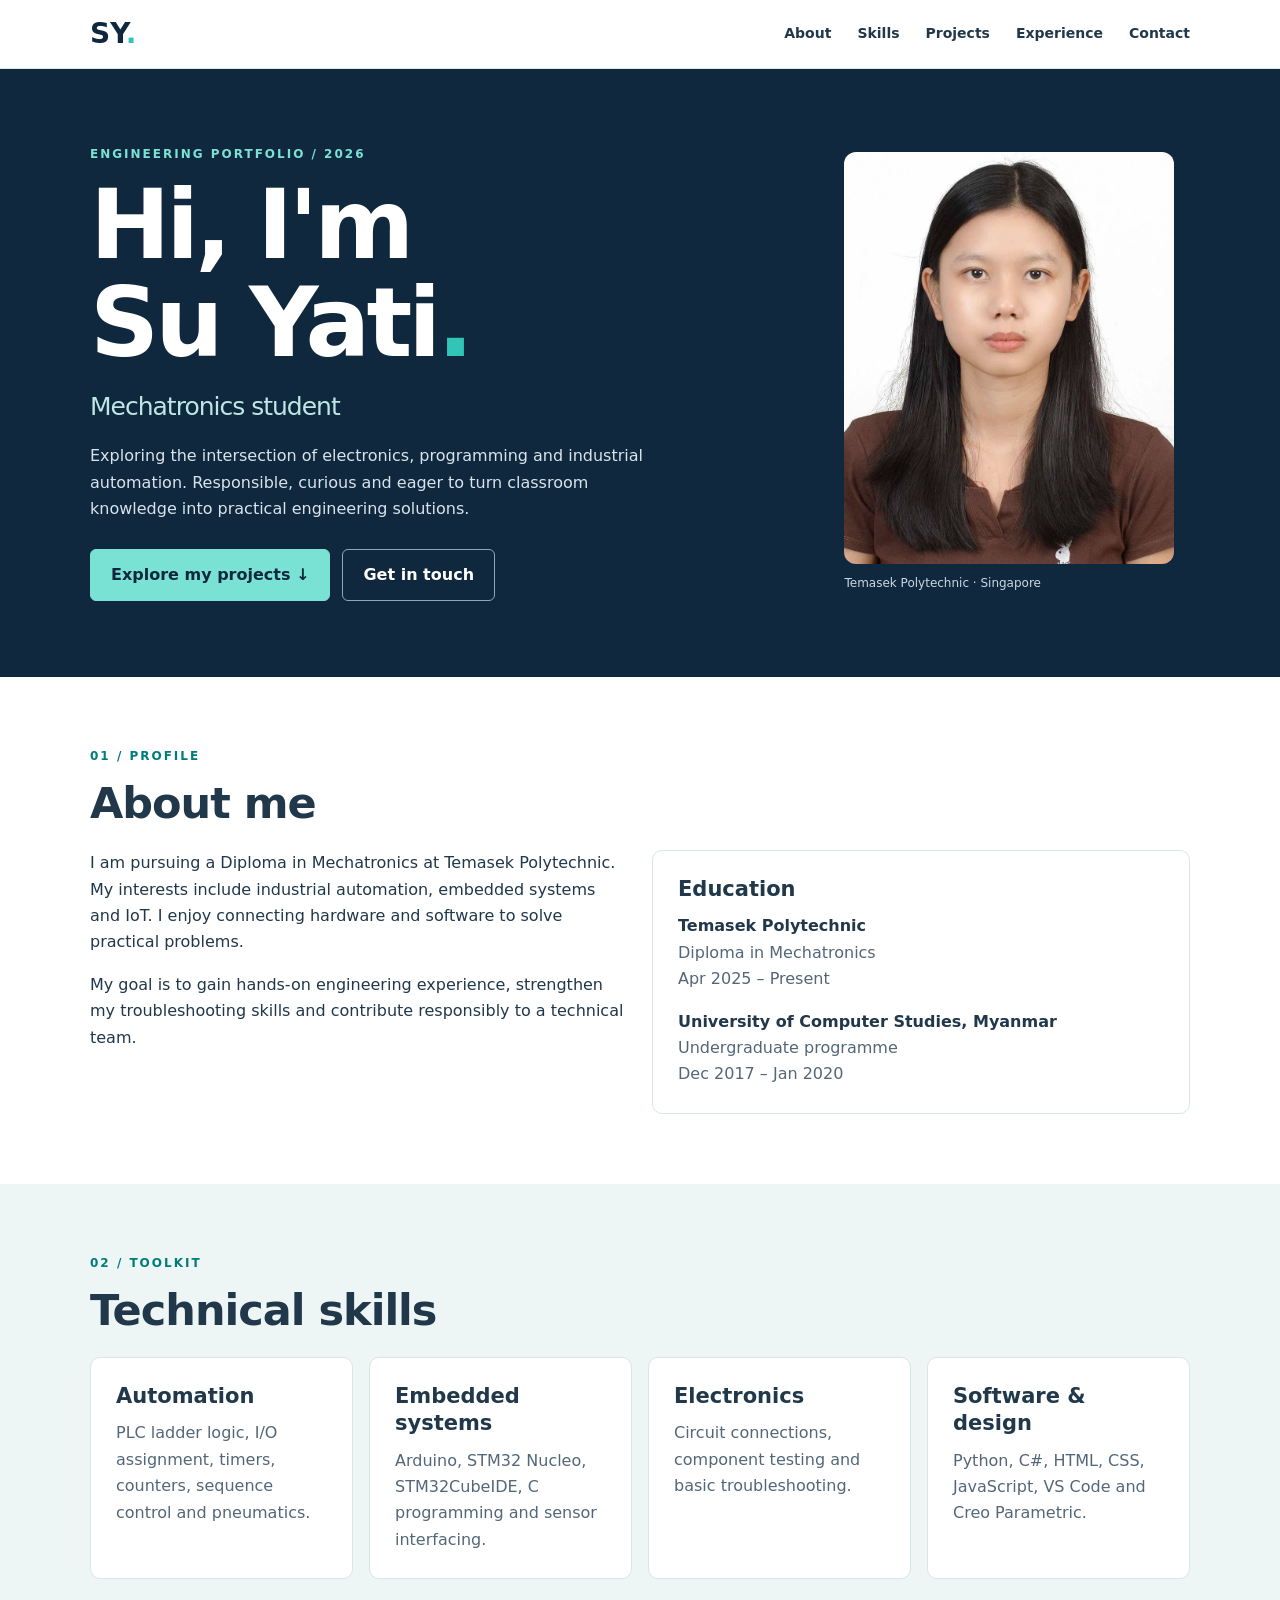
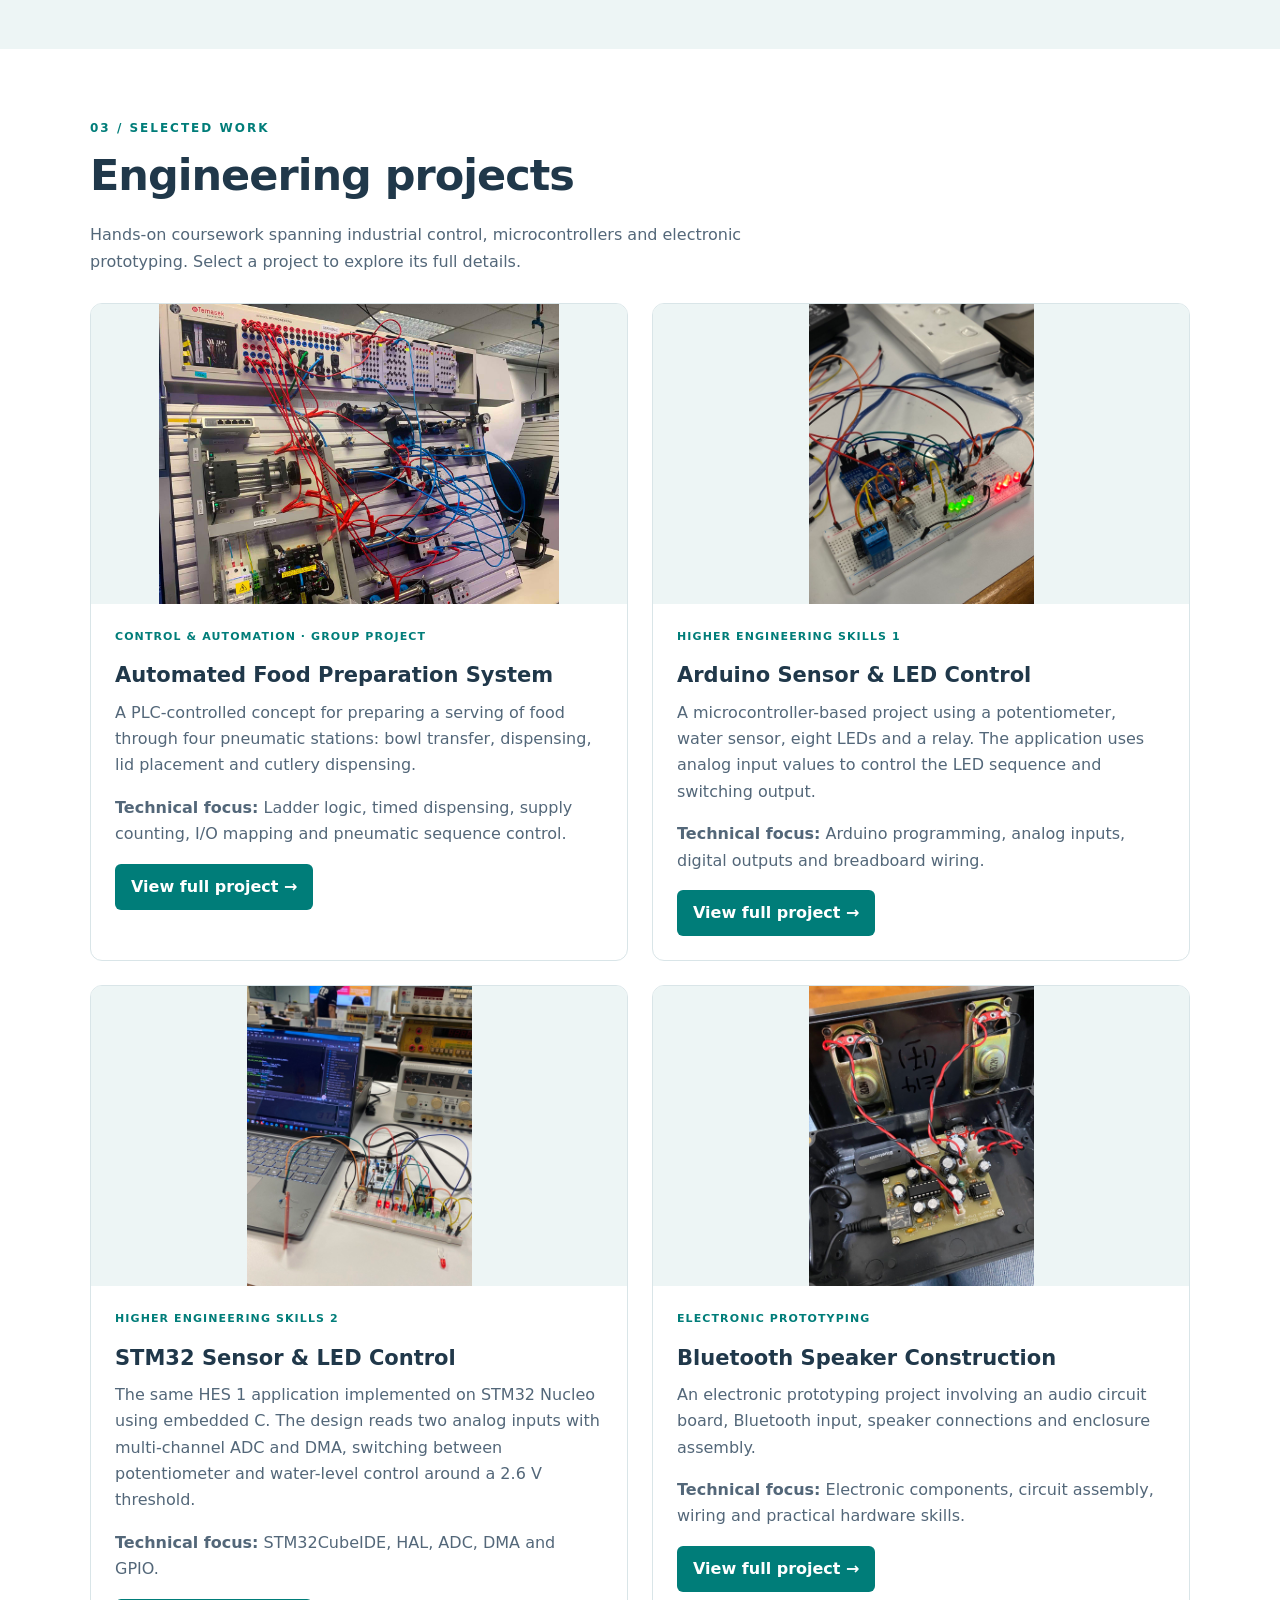
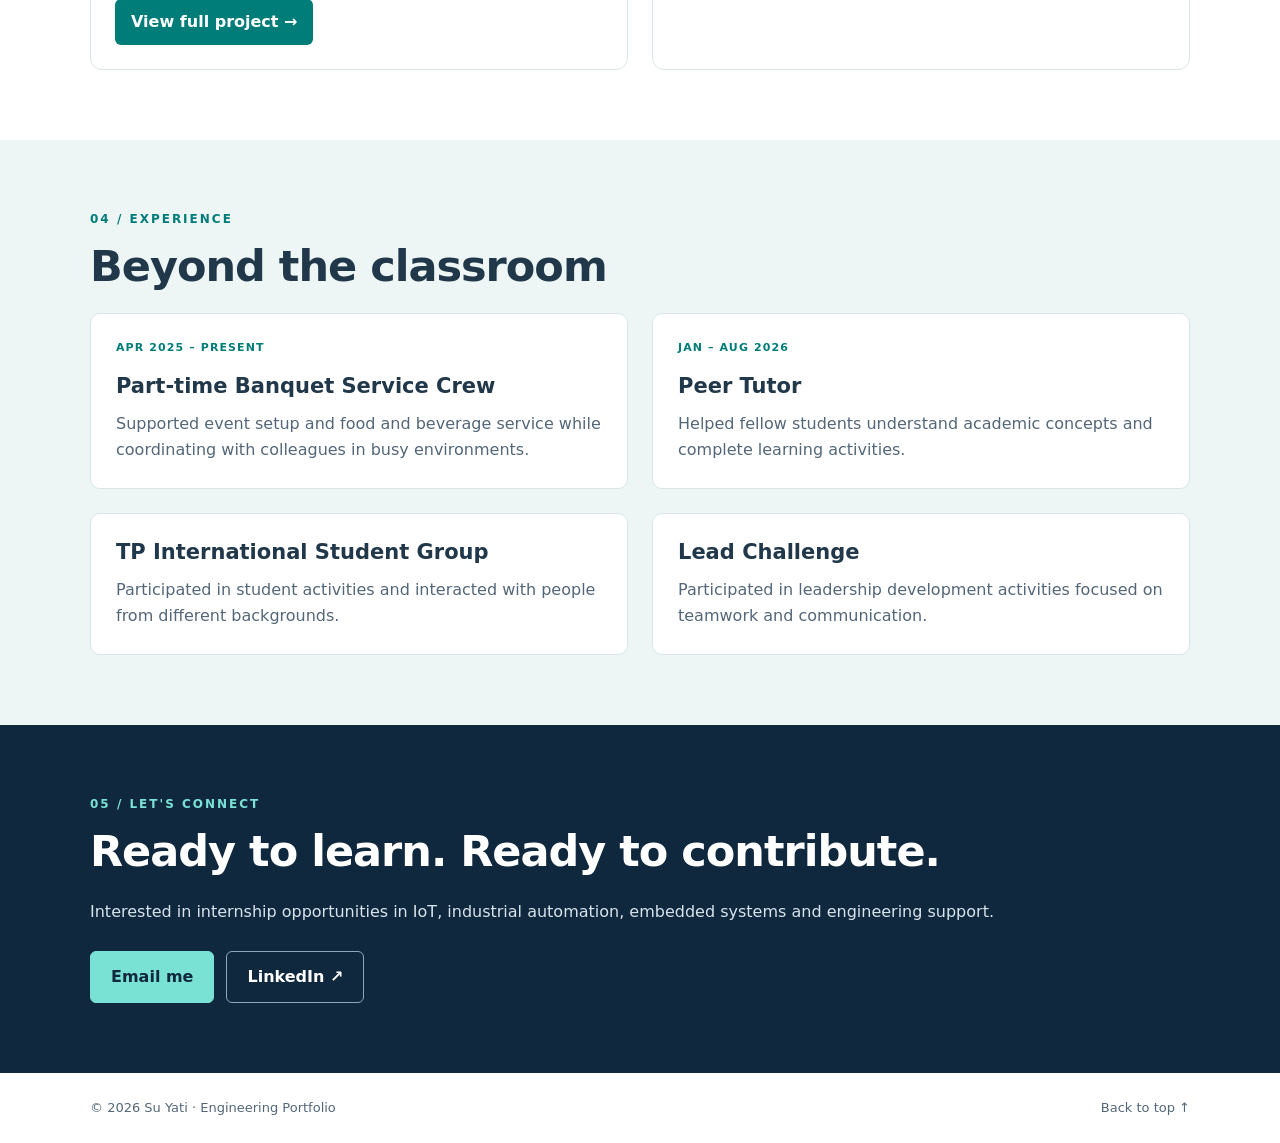
<file: index.html>
<!DOCTYPE html>
<html lang="en"><head><meta charset="utf-8"/><meta content="width=device-width,initial-scale=1" name="viewport"/><meta content="Su Yati — Mechatronics student and engineering portfolio" name="description"/><title>Su Yati | Engineering Portfolio</title><link href="style.css" rel="stylesheet"/><script defer="" src="script.js"></script></head><body>
<header><nav class="wrap"><a class="logo" href="#home">SY<span>.</span></a><button aria-expanded="false" aria-label="Toggle navigation" id="menu">☰</button><div id="links"><a href="#about">About</a><a href="#skills">Skills</a><a href="#projects">Projects</a><a href="#experience">Experience</a><a href="#contact">Contact</a></div></nav></header>
<main><section class="hero" id="home"><div class="wrap hero-grid"><div><p class="eyebrow">ENGINEERING PORTFOLIO / 2026</p><h1>Hi, I'm<br/>Su Yati<span>.</span></h1><h2>Mechatronics student</h2><p>Exploring the intersection of electronics, programming and industrial automation. Responsible, curious and eager to turn classroom knowledge into practical engineering solutions.</p><div class="actions"><a class="btn" href="#projects">Explore my projects ↓</a><a class="btn outline" href="#contact">Get in touch</a></div></div><figure class="portrait"><img alt="Su Yati profile photograph" src="images/profile.jpg"/><figcaption>Temasek Polytechnic · Singapore</figcaption></figure></div></section>
<section class="wrap section" id="about"><p class="eyebrow">01 / PROFILE</p><h2>About me</h2><div class="two"><div><p>I am pursuing a Diploma in Mechatronics at Temasek Polytechnic. My interests include industrial automation, embedded systems and IoT. I enjoy connecting hardware and software to solve practical problems.</p><p>My goal is to gain hands-on engineering experience, strengthen my troubleshooting skills and contribute responsibly to a technical team.</p></div><div class="panel"><h3>Education</h3><strong>Temasek Polytechnic</strong><p>Diploma in Mechatronics<br/>Apr 2025 – Present</p><strong>University of Computer Studies, Myanmar</strong><p>Undergraduate programme<br/>Dec 2017 – Jan 2020</p></div></div></section>
<section class="section tint" id="skills"><div class="wrap"><p class="eyebrow">02 / TOOLKIT</p><h2>Technical skills</h2><div class="skills"><article><h3>Automation</h3><p>PLC ladder logic, I/O assignment, timers, counters, sequence control and pneumatics.</p></article><article><h3>Embedded systems</h3><p>Arduino, STM32 Nucleo, STM32CubeIDE, C programming and sensor interfacing.</p></article><article><h3>Electronics</h3><p>Circuit connections, component testing and basic troubleshooting.</p></article><article><h3>Software &amp; design</h3><p>Python, C#, HTML, CSS, JavaScript, VS Code and Creo Parametric.</p></article></div></div></section>
<section class="wrap section" id="projects"><p class="eyebrow">03 / SELECTED WORK</p><h2>Engineering projects</h2><p class="intro">Hands-on coursework spanning industrial control, microcontrollers and electronic prototyping. Select a project to explore its full details.</p><div class="projects">
<article class="project"><a aria-label="Explore Automated Food Preparation System" class="photo" href="plc.html"><img alt="PLC and pneumatic training station" src="images/plc.jpg"/></a><div class="content"><p class="tag">CONTROL &amp; AUTOMATION · GROUP PROJECT</p><h3><a href="plc.html">Automated Food Preparation System</a></h3><p>A PLC-controlled concept for preparing a serving of food through four pneumatic stations: bowl transfer, dispensing, lid placement and cutlery dispensing.</p><p><strong>Technical focus:</strong> Ladder logic, timed dispensing, supply counting, I/O mapping and pneumatic sequence control.</p><a class="project-link" href="plc.html">View full project →</a></div></article>
<article class="project"><a aria-label="Explore Arduino Sensor &amp; LED Control" class="photo" href="hes1.html"><img alt="Arduino board connected to LEDs, potentiometer and relay" src="images/arduino.jpg"/></a><div class="content"><p class="tag">HIGHER ENGINEERING SKILLS 1</p><h3><a href="hes1.html">Arduino Sensor &amp; LED Control</a></h3><p>A microcontroller-based project using a potentiometer, water sensor, eight LEDs and a relay. The application uses analog input values to control the LED sequence and switching output.</p><p><strong>Technical focus:</strong> Arduino programming, analog inputs, digital outputs and breadboard wiring.</p><a class="project-link" href="hes1.html">View full project →</a></div></article>
<article class="project"><a aria-label="Explore STM32 Sensor &amp; LED Control" class="photo" href="hes2.html"><img alt="STM32 Nucleo circuit and programming environment" src="images/stm32.jpg"/></a><div class="content"><p class="tag">HIGHER ENGINEERING SKILLS 2</p><h3><a href="hes2.html">STM32 Sensor &amp; LED Control</a></h3><p>The same HES 1 application implemented on STM32 Nucleo using embedded C. The design reads two analog inputs with multi-channel ADC and DMA, switching between potentiometer and water-level control around a 2.6 V threshold.</p><p><strong>Technical focus:</strong> STM32CubeIDE, HAL, ADC, DMA and GPIO.</p><a class="project-link" href="hes2.html">View full project →</a></div></article>
<article class="project"><a aria-label="Explore Bluetooth Speaker Construction" class="photo" href="speaker.html"><img alt="Speaker enclosure with circuit board and two speakers" src="images/speaker.jpg"/></a><div class="content"><p class="tag">ELECTRONIC PROTOTYPING</p><h3><a href="speaker.html">Bluetooth Speaker Construction</a></h3><p>An electronic prototyping project involving an audio circuit board, Bluetooth input, speaker connections and enclosure assembly.</p><p><strong>Technical focus:</strong> Electronic components, circuit assembly, wiring and practical hardware skills.</p><a class="project-link" href="speaker.html">View full project →</a></div></article>
</div></section>
<section class="section tint" id="experience"><div class="wrap"><p class="eyebrow">04 / EXPERIENCE</p><h2>Beyond the classroom</h2><div class="two"><article class="panel"><p class="tag">APR 2025 – PRESENT</p><h3>Part-time Banquet Service Crew</h3><p>Supported event setup and food and beverage service while coordinating with colleagues in busy environments.</p></article><article class="panel"><p class="tag">JAN – AUG 2026</p><h3>Peer Tutor</h3><p>Helped fellow students understand academic concepts and complete learning activities.</p></article><article class="panel"><h3>TP International Student Group</h3><p>Participated in student activities and interacted with people from different backgrounds.</p></article><article class="panel"><h3>Lead Challenge</h3><p>Participated in leadership development activities focused on teamwork and communication.</p></article></div></div></section>
<section class="contact section" id="contact"><div class="wrap"><p class="eyebrow">05 / LET'S CONNECT</p><h2>Ready to learn. Ready to contribute.</h2><p>Interested in internship opportunities in IoT, industrial automation, embedded systems and engineering support.</p><div class="actions"><a class="btn" href="mailto:suyati00000@gmail.com">Email me</a><a class="btn outline" href="https://www.linkedin.com/in/su-yati-9844823a5/" rel="noopener noreferrer" target="_blank">LinkedIn ↗</a></div></div></section></main><footer class="wrap">© 2026 Su Yati · Engineering Portfolio <a href="#home">Back to top ↑</a></footer><dialog id="viewer"><button aria-label="Close image" id="close">×</button><img alt="Enlarged project photograph" id="large"/></dialog></body></html>
</file>
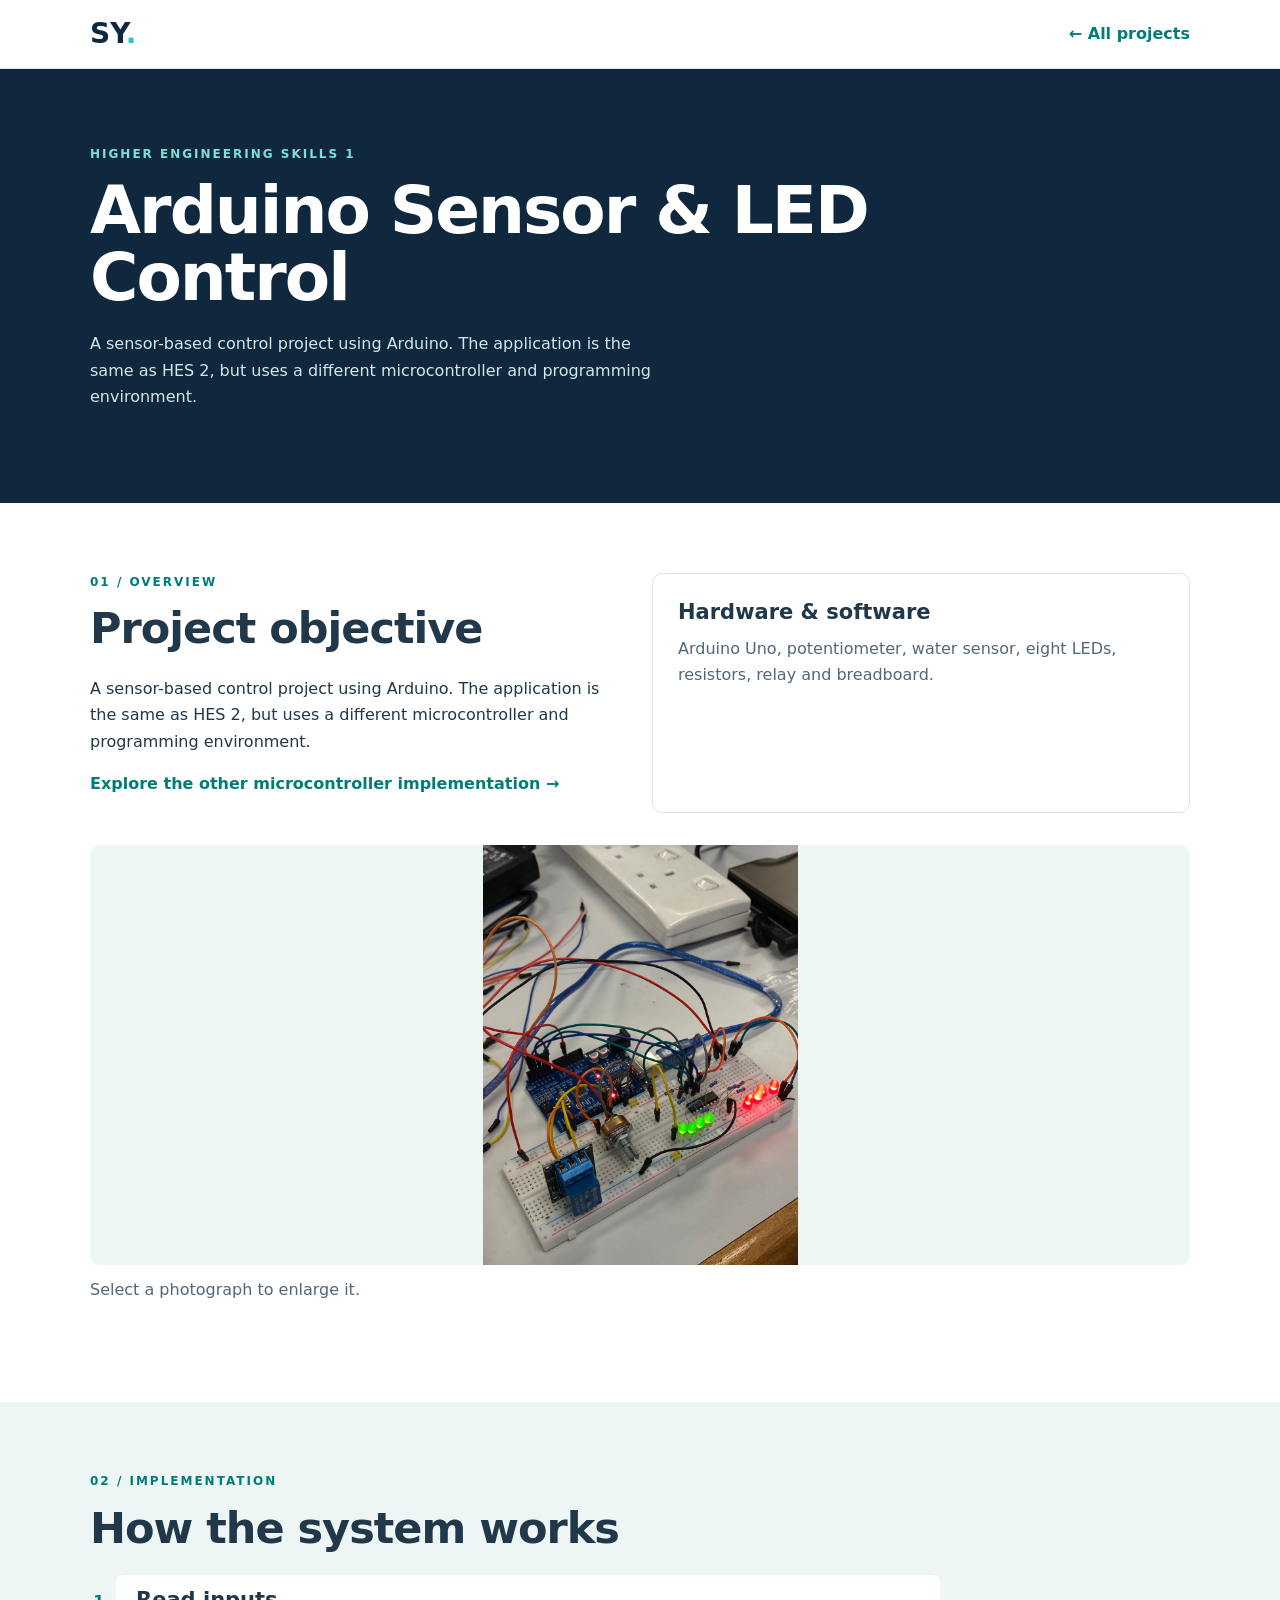
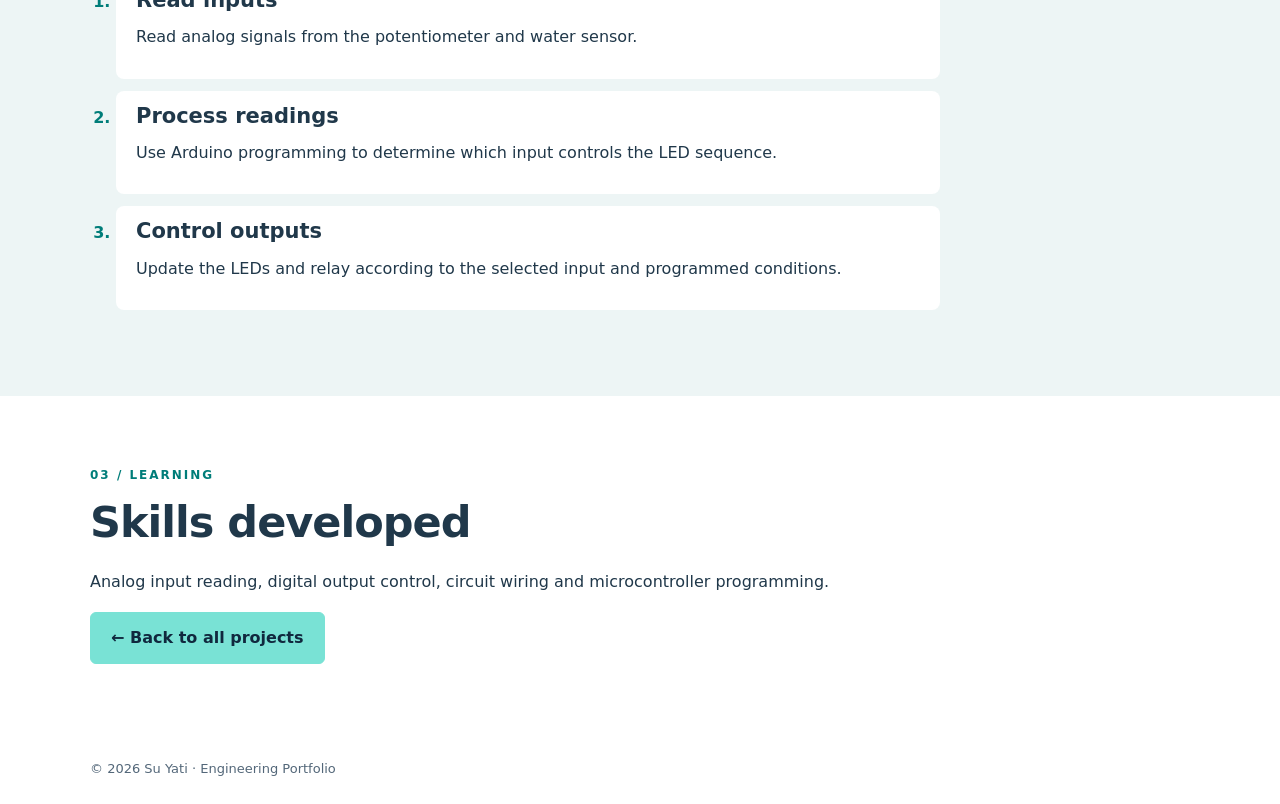
<file: hes1.html>
<!DOCTYPE html><html lang="en"><head><meta charset="UTF-8"><meta name="viewport" content="width=device-width,initial-scale=1"><title>Arduino Sensor & LED Control | Su Yati</title><link rel="stylesheet" href="style.css"><script src="script.js" defer></script></head><body><header><nav class="wrap"><a class="logo" href="index.html">SY<span>.</span></a><a class="detail" href="index.html#projects">← All projects</a></nav></header><main><section class="hero project-hero"><div class="wrap"><p class="eyebrow">HIGHER ENGINEERING SKILLS 1</p><h1>Arduino Sensor & LED Control</h1><p>A sensor-based control project using Arduino. The application is the same as HES 2, but uses a different microcontroller and programming environment.</p></div></section><section class="wrap section"><div class="two"><article><p class="eyebrow">01 / OVERVIEW</p><h2>Project objective</h2><p>A sensor-based control project using Arduino. The application is the same as HES 2, but uses a different microcontroller and programming environment.</p><p><a class="detail" href="hes2.html">Explore the other microcontroller implementation →</a></p></article><article class="panel"><h3>Hardware & software</h3><p>Arduino Uno, potentiometer, water sensor, eight LEDs, resistors, relay and breadboard.</p></article></div><div class="project-gallery"><button class="photo" data-image="images/arduino.jpg" aria-label="Enlarge project photograph 1"><img src="images/arduino.jpg" alt="Arduino Sensor & LED Control – photograph 1"></button></div><p class="intro">Select a photograph to enlarge it.</p></section><section class="section tint"><div class="wrap"><p class="eyebrow">02 / IMPLEMENTATION</p><h2>How the system works</h2><ol class="process"><li><h3>Read inputs</h3><p>Read analog signals from the potentiometer and water sensor.</p></li><li><h3>Process readings</h3><p>Use Arduino programming to determine which input controls the LED sequence.</p></li><li><h3>Control outputs</h3><p>Update the LEDs and relay according to the selected input and programmed conditions.</p></li></ol></div></section><section class="wrap section"><p class="eyebrow">03 / LEARNING</p><h2>Skills developed</h2><p>Analog input reading, digital output control, circuit wiring and microcontroller programming.</p><a class="btn" href="index.html#projects">← Back to all projects</a></section></main><footer class="wrap">© 2026 Su Yati · Engineering Portfolio</footer><dialog id="viewer"><button id="close" aria-label="Close image">×</button><img id="large" alt="Enlarged project photograph"></dialog></body></html>
</file>
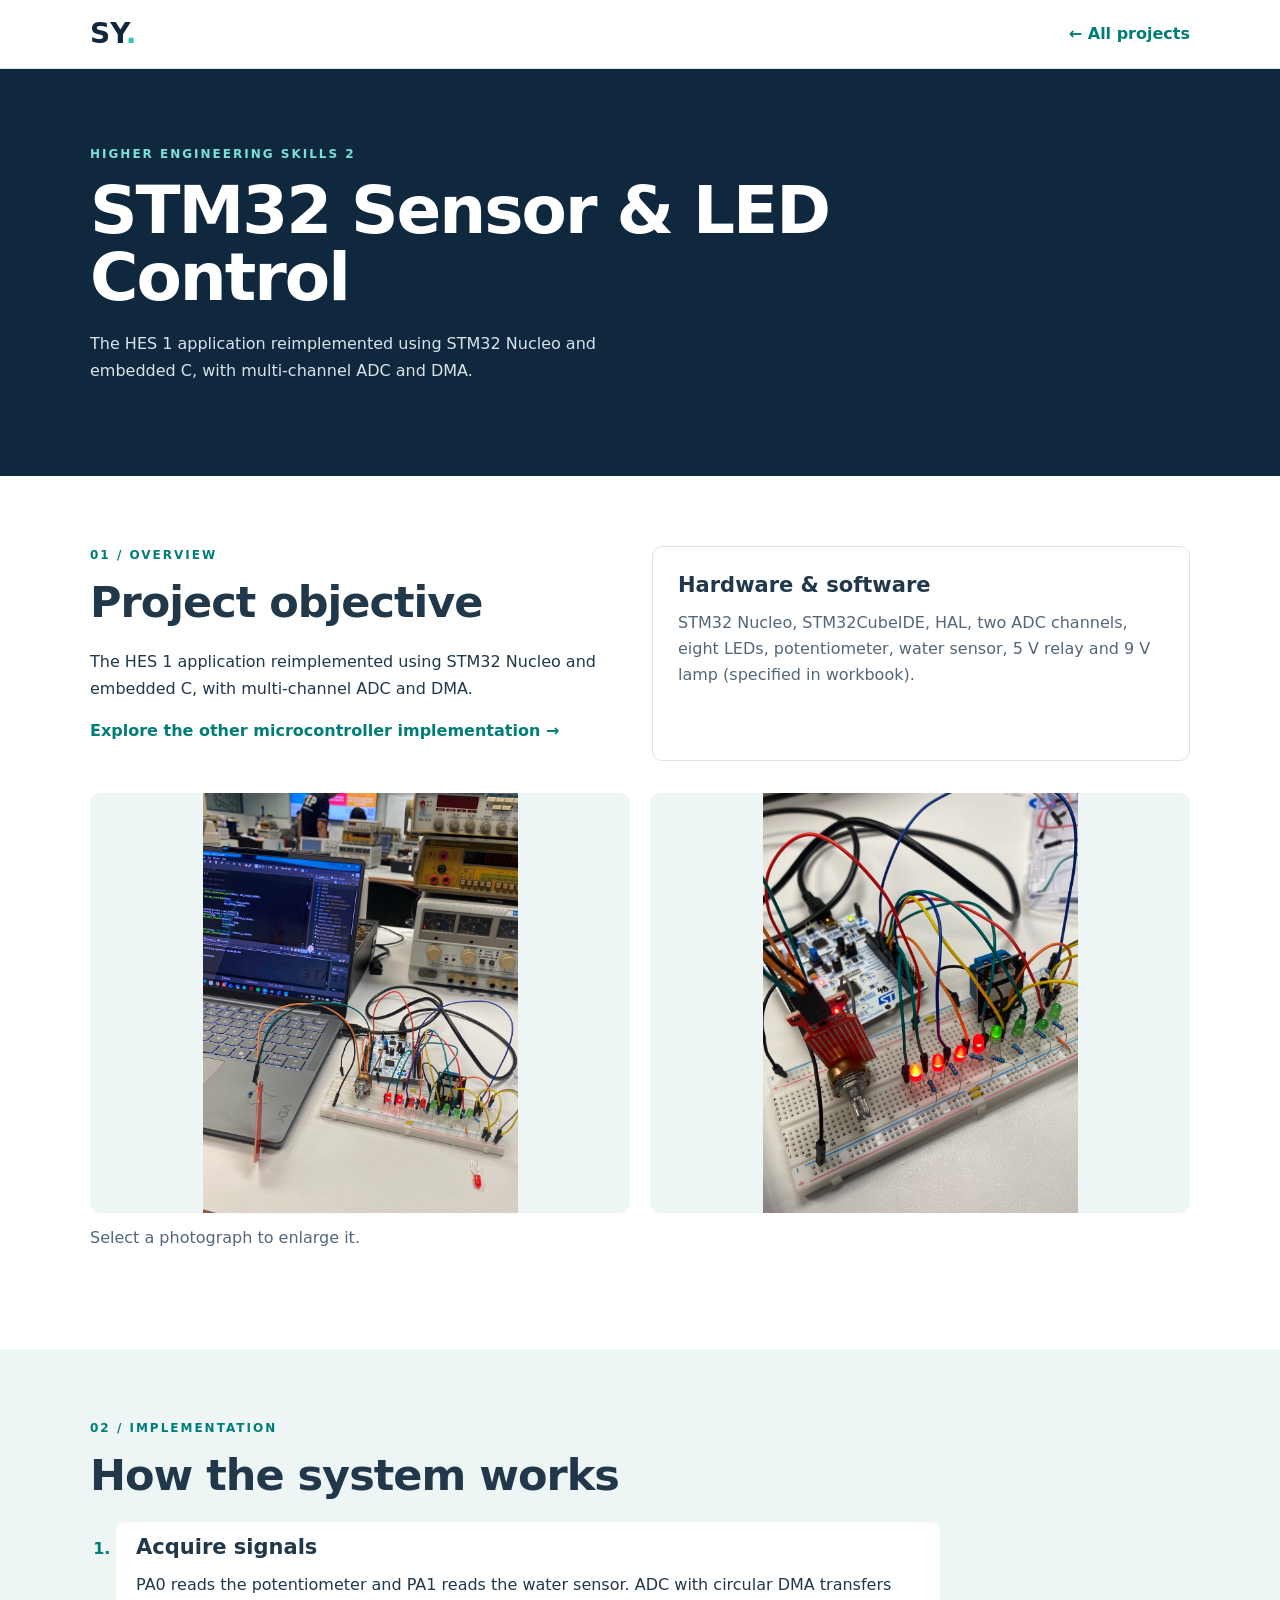
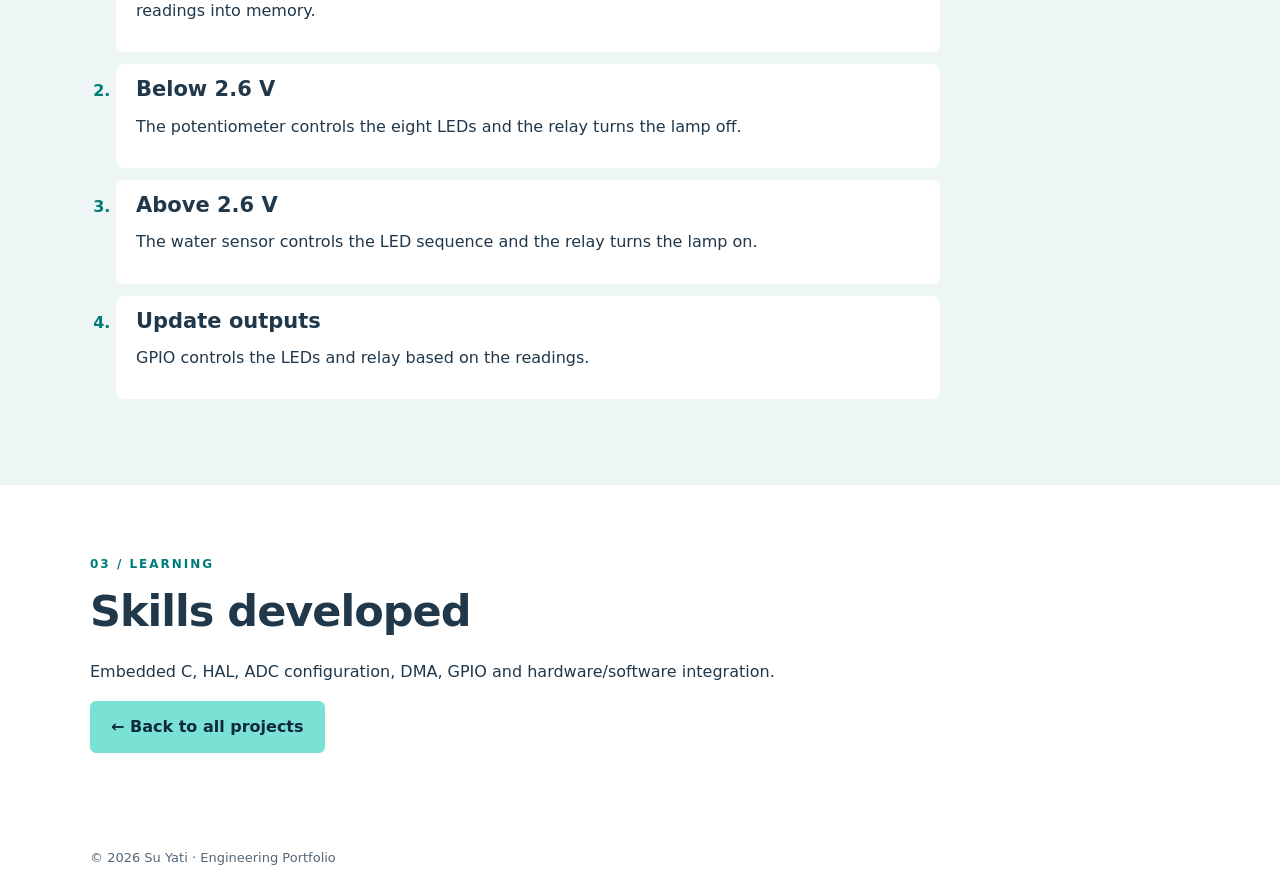
<file: hes2.html>
<!DOCTYPE html><html lang="en"><head><meta charset="UTF-8"><meta name="viewport" content="width=device-width,initial-scale=1"><title>STM32 Sensor & LED Control | Su Yati</title><link rel="stylesheet" href="style.css"><script src="script.js" defer></script></head><body><header><nav class="wrap"><a class="logo" href="index.html">SY<span>.</span></a><a class="detail" href="index.html#projects">← All projects</a></nav></header><main><section class="hero project-hero"><div class="wrap"><p class="eyebrow">HIGHER ENGINEERING SKILLS 2</p><h1>STM32 Sensor & LED Control</h1><p>The HES 1 application reimplemented using STM32 Nucleo and embedded C, with multi-channel ADC and DMA.</p></div></section><section class="wrap section"><div class="two"><article><p class="eyebrow">01 / OVERVIEW</p><h2>Project objective</h2><p>The HES 1 application reimplemented using STM32 Nucleo and embedded C, with multi-channel ADC and DMA.</p><p><a class="detail" href="hes1.html">Explore the other microcontroller implementation →</a></p></article><article class="panel"><h3>Hardware & software</h3><p>STM32 Nucleo, STM32CubeIDE, HAL, two ADC channels, eight LEDs, potentiometer, water sensor, 5 V relay and 9 V lamp (specified in workbook).</p></article></div><div class="project-gallery"><button class="photo" data-image="images/stm32.jpg" aria-label="Enlarge project photograph 1"><img src="images/stm32.jpg" alt="STM32 Sensor & LED Control – photograph 1"></button><button class="photo" data-image="images/stm32-detail.jpg" aria-label="Enlarge project photograph 2"><img src="images/stm32-detail.jpg" alt="STM32 Sensor & LED Control – photograph 2"></button></div><p class="intro">Select a photograph to enlarge it.</p></section><section class="section tint"><div class="wrap"><p class="eyebrow">02 / IMPLEMENTATION</p><h2>How the system works</h2><ol class="process"><li><h3>Acquire signals</h3><p>PA0 reads the potentiometer and PA1 reads the water sensor. ADC with circular DMA transfers readings into memory.</p></li><li><h3>Below 2.6 V</h3><p>The potentiometer controls the eight LEDs and the relay turns the lamp off.</p></li><li><h3>Above 2.6 V</h3><p>The water sensor controls the LED sequence and the relay turns the lamp on.</p></li><li><h3>Update outputs</h3><p>GPIO controls the LEDs and relay based on the readings.</p></li></ol></div></section><section class="wrap section"><p class="eyebrow">03 / LEARNING</p><h2>Skills developed</h2><p>Embedded C, HAL, ADC configuration, DMA, GPIO and hardware/software integration.</p><a class="btn" href="index.html#projects">← Back to all projects</a></section></main><footer class="wrap">© 2026 Su Yati · Engineering Portfolio</footer><dialog id="viewer"><button id="close" aria-label="Close image">×</button><img id="large" alt="Enlarged project photograph"></dialog></body></html>
</file>
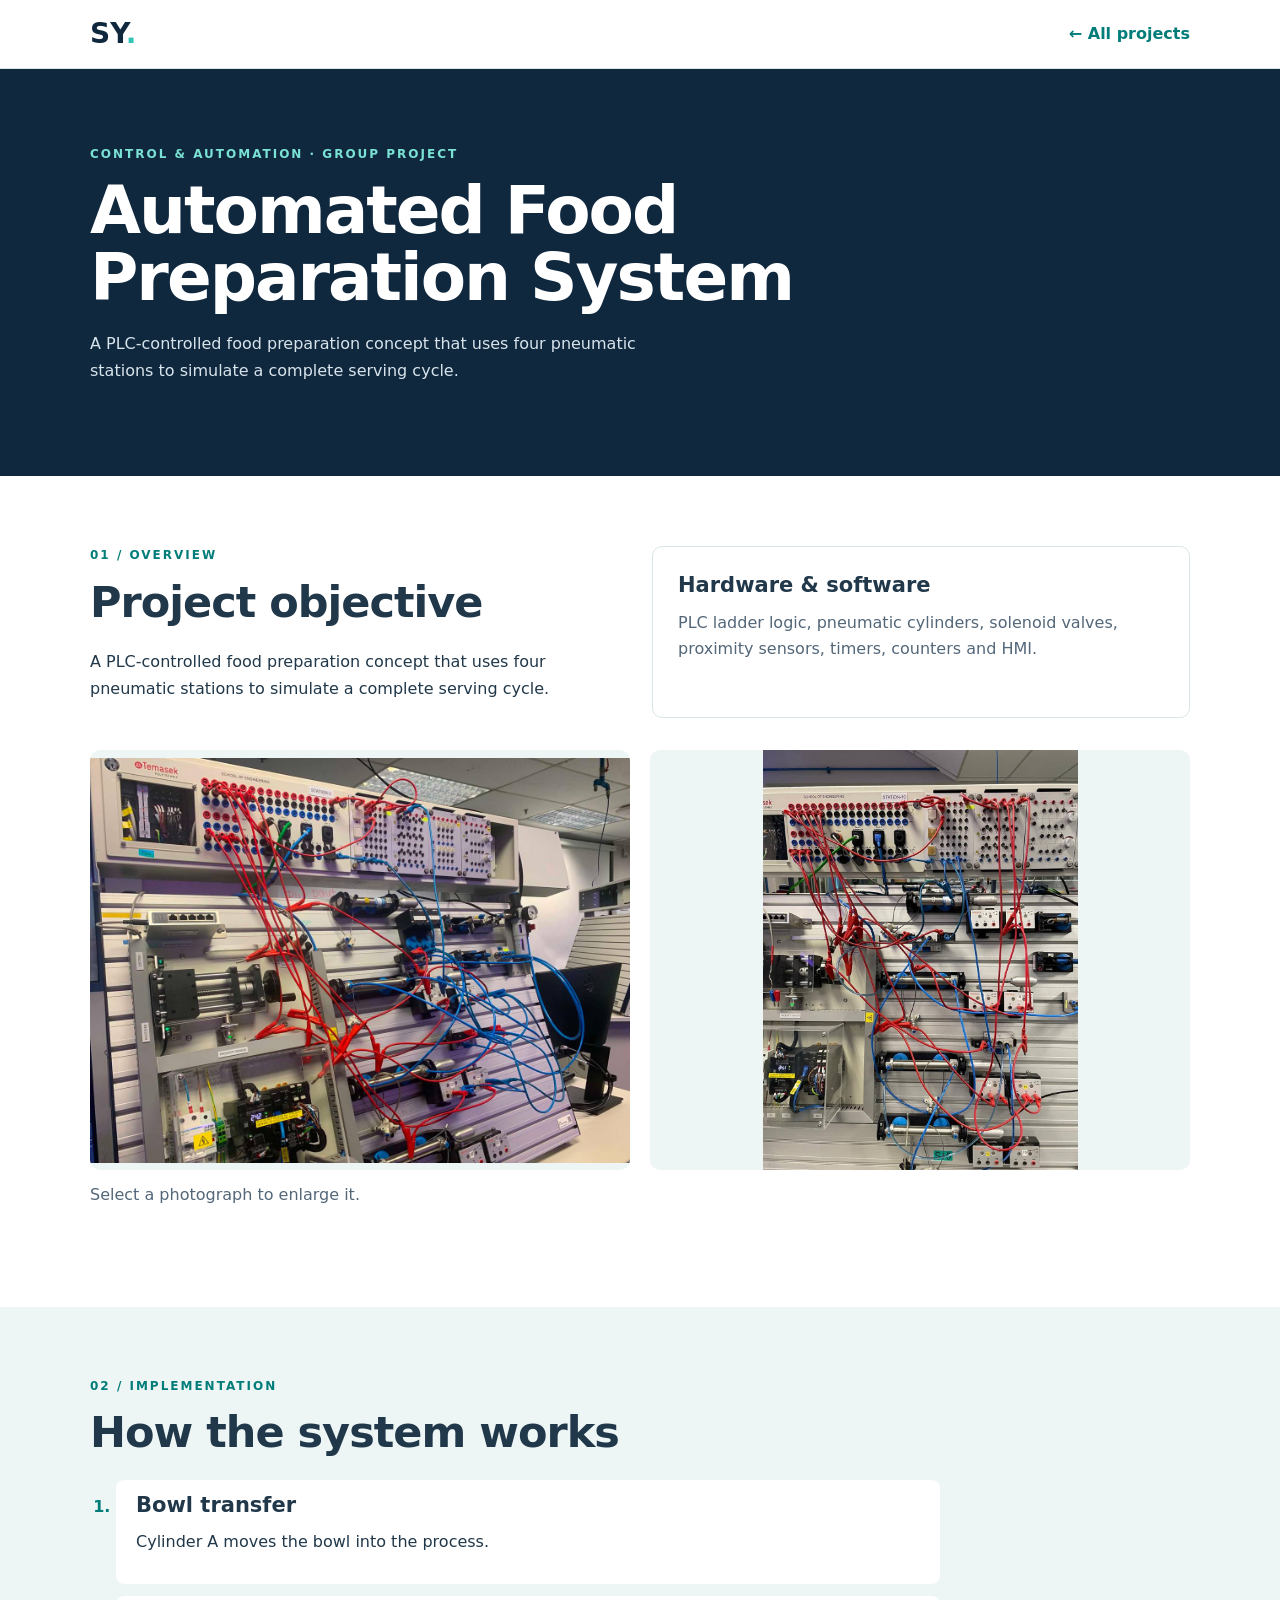
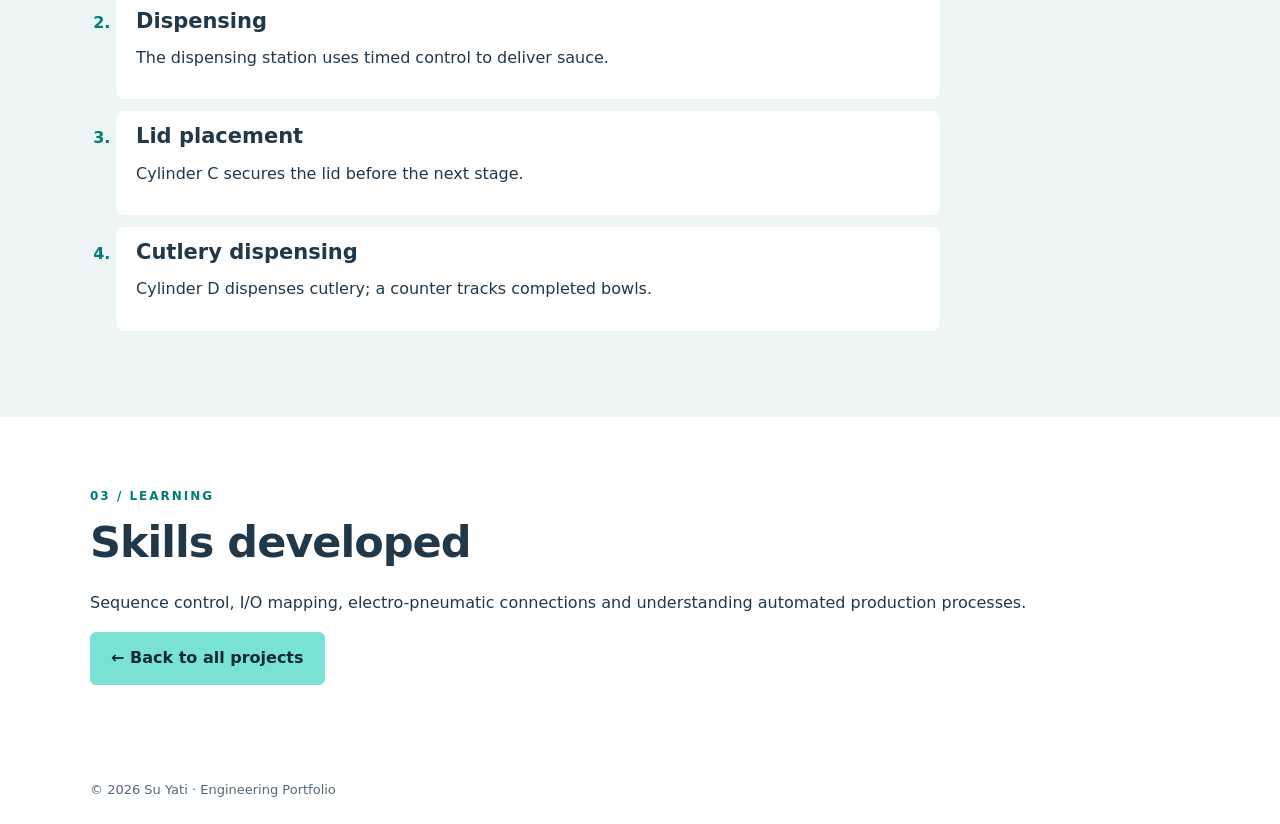
<file: plc.html>
<!DOCTYPE html><html lang="en"><head><meta charset="UTF-8"><meta name="viewport" content="width=device-width,initial-scale=1"><title>Automated Food Preparation System | Su Yati</title><link rel="stylesheet" href="style.css"><script src="script.js" defer></script></head><body><header><nav class="wrap"><a class="logo" href="index.html">SY<span>.</span></a><a class="detail" href="index.html#projects">← All projects</a></nav></header><main><section class="hero project-hero"><div class="wrap"><p class="eyebrow">CONTROL & AUTOMATION · GROUP PROJECT</p><h1>Automated Food Preparation System</h1><p>A PLC-controlled food preparation concept that uses four pneumatic stations to simulate a complete serving cycle.</p></div></section><section class="wrap section"><div class="two"><article><p class="eyebrow">01 / OVERVIEW</p><h2>Project objective</h2><p>A PLC-controlled food preparation concept that uses four pneumatic stations to simulate a complete serving cycle.</p></article><article class="panel"><h3>Hardware & software</h3><p>PLC ladder logic, pneumatic cylinders, solenoid valves, proximity sensors, timers, counters and HMI.</p></article></div><div class="project-gallery"><button class="photo" data-image="images/plc.jpg" aria-label="Enlarge project photograph 1"><img src="images/plc.jpg" alt="Automated Food Preparation System – photograph 1"></button><button class="photo" data-image="images/plc2.jpg" aria-label="Enlarge project photograph 2"><img src="images/plc2.jpg" alt="Automated Food Preparation System – photograph 2"></button></div><p class="intro">Select a photograph to enlarge it.</p></section><section class="section tint"><div class="wrap"><p class="eyebrow">02 / IMPLEMENTATION</p><h2>How the system works</h2><ol class="process"><li><h3>Bowl transfer</h3><p>Cylinder A moves the bowl into the process.</p></li><li><h3>Dispensing</h3><p>The dispensing station uses timed control to deliver sauce.</p></li><li><h3>Lid placement</h3><p>Cylinder C secures the lid before the next stage.</p></li><li><h3>Cutlery dispensing</h3><p>Cylinder D dispenses cutlery; a counter tracks completed bowls.</p></li></ol></div></section><section class="wrap section"><p class="eyebrow">03 / LEARNING</p><h2>Skills developed</h2><p>Sequence control, I/O mapping, electro-pneumatic connections and understanding automated production processes.</p><a class="btn" href="index.html#projects">← Back to all projects</a></section></main><footer class="wrap">© 2026 Su Yati · Engineering Portfolio</footer><dialog id="viewer"><button id="close" aria-label="Close image">×</button><img id="large" alt="Enlarged project photograph"></dialog></body></html>
</file>
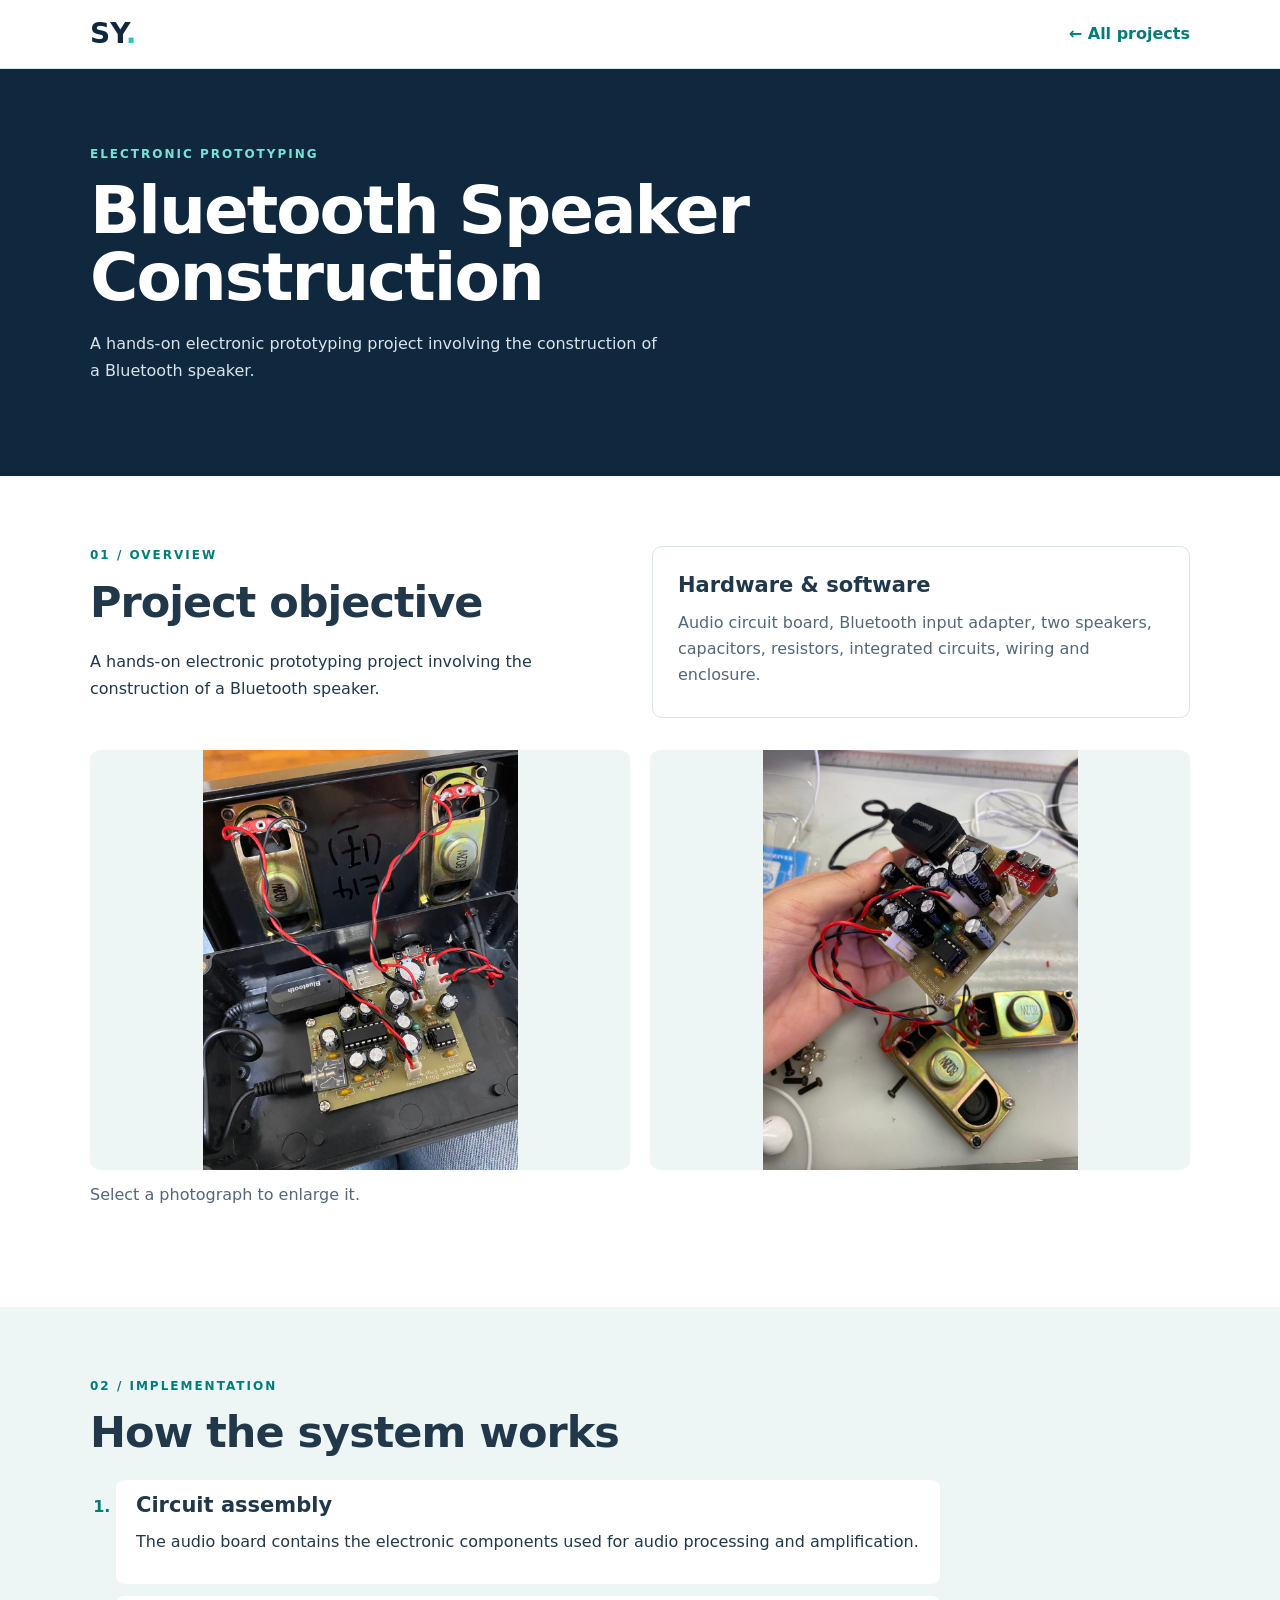
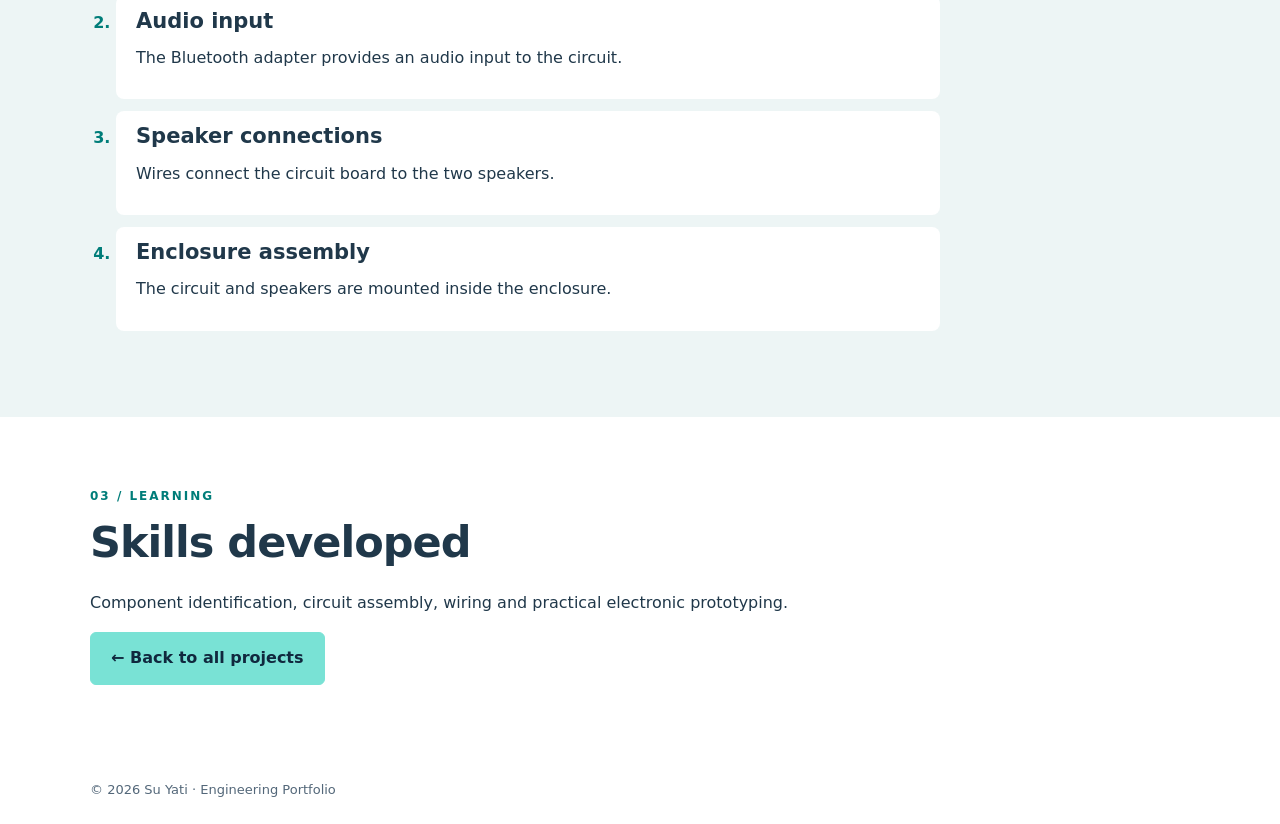
<file: speaker.html>
<!DOCTYPE html><html lang="en"><head><meta charset="UTF-8"><meta name="viewport" content="width=device-width,initial-scale=1"><title>Bluetooth Speaker Construction | Su Yati</title><link rel="stylesheet" href="style.css"><script src="script.js" defer></script></head><body><header><nav class="wrap"><a class="logo" href="index.html">SY<span>.</span></a><a class="detail" href="index.html#projects">← All projects</a></nav></header><main><section class="hero project-hero"><div class="wrap"><p class="eyebrow">ELECTRONIC PROTOTYPING</p><h1>Bluetooth Speaker Construction</h1><p>A hands-on electronic prototyping project involving the construction of a Bluetooth speaker.</p></div></section><section class="wrap section"><div class="two"><article><p class="eyebrow">01 / OVERVIEW</p><h2>Project objective</h2><p>A hands-on electronic prototyping project involving the construction of a Bluetooth speaker.</p></article><article class="panel"><h3>Hardware & software</h3><p>Audio circuit board, Bluetooth input adapter, two speakers, capacitors, resistors, integrated circuits, wiring and enclosure.</p></article></div><div class="project-gallery"><button class="photo" data-image="images/speaker.jpg" aria-label="Enlarge project photograph 1"><img src="images/speaker.jpg" alt="Bluetooth Speaker Construction – photograph 1"></button><button class="photo" data-image="images/speaker2.jpg" aria-label="Enlarge project photograph 2"><img src="images/speaker2.jpg" alt="Bluetooth Speaker Construction – photograph 2"></button></div><p class="intro">Select a photograph to enlarge it.</p></section><section class="section tint"><div class="wrap"><p class="eyebrow">02 / IMPLEMENTATION</p><h2>How the system works</h2><ol class="process"><li><h3>Circuit assembly</h3><p>The audio board contains the electronic components used for audio processing and amplification.</p></li><li><h3>Audio input</h3><p>The Bluetooth adapter provides an audio input to the circuit.</p></li><li><h3>Speaker connections</h3><p>Wires connect the circuit board to the two speakers.</p></li><li><h3>Enclosure assembly</h3><p>The circuit and speakers are mounted inside the enclosure.</p></li></ol></div></section><section class="wrap section"><p class="eyebrow">03 / LEARNING</p><h2>Skills developed</h2><p>Component identification, circuit assembly, wiring and practical electronic prototyping.</p><a class="btn" href="index.html#projects">← Back to all projects</a></section></main><footer class="wrap">© 2026 Su Yati · Engineering Portfolio</footer><dialog id="viewer"><button id="close" aria-label="Close image">×</button><img id="large" alt="Enlarged project photograph"></dialog></body></html>
</file>
<file: style.css>
:root{--navy:#10283e;--teal:#007d79;--ink:#20384a;--muted:#536779;--pale:#edf5f5;--line:#d9e5e8}*{box-sizing:border-box}html{scroll-behavior:smooth;scroll-padding-top:85px}body{margin:0;font:16px/1.65 system-ui,Segoe UI,sans-serif;color:var(--ink);background:#fff}a{color:inherit;text-decoration:none}button{font:inherit;cursor:pointer}img{display:block;max-width:100%}.wrap{width:min(1100px,90%);margin:auto}header{position:sticky;top:0;z-index:5;background:#fff;border-bottom:1px solid var(--line)}nav{display:flex;align-items:center;justify-content:space-between;min-height:68px}.logo{font-weight:850;font-size:28px;color:var(--navy)}.logo span,h1 span{color:#31c5b7}#links{display:flex;gap:26px;font-size:14px;font-weight:650}#links a:hover,.detail:hover{color:var(--teal)}#menu{display:none}.hero{background:var(--navy);color:white;padding:76px 0}.hero-grid{display:grid;grid-template-columns:1.4fr .75fr;gap:65px;align-items:center}.eyebrow{font-size:12px;letter-spacing:2px;font-weight:750;color:var(--teal);margin:0 0 12px}.hero .eyebrow,.contact .eyebrow{color:#79e2d5}h1{font-size:clamp(52px,8vw,96px);line-height:1.02;letter-spacing:-4px;margin:0 0 20px}h2{font-size:clamp(28px,4vw,43px);line-height:1.15;margin:0 0 22px;letter-spacing:-1px}h3{font-size:21px;line-height:1.3;margin:0 0 10px}p{margin:0 0 16px}.hero h2{font-size:25px;font-weight:500;color:#bde6e5}.hero p:not(.eyebrow){max-width:580px;color:#d8e4ec}.portrait{margin:0;max-width:330px;justify-self:center}.portrait img{width:100%;aspect-ratio:4/5;object-fit:cover;border-radius:12px}.portrait figcaption{font-size:12px;margin-top:10px;color:#c7d9e5}.actions{display:flex;flex-wrap:wrap;gap:12px;margin-top:26px}.btn{display:inline-block;background:#79e2d5;color:#10283e;font-weight:750;padding:12px 20px;border-radius:6px;border:1px solid #79e2d5}.btn.outline{background:transparent;color:white;border-color:#8ca8b9}.btn:hover{filter:brightness(.92)}.section{padding:70px 0}.two,.projects{display:grid;grid-template-columns:repeat(2,minmax(0,1fr));gap:24px}.panel,.skills article{padding:25px;border:1px solid var(--line);border-radius:10px;background:white}.panel p:last-child,.skills p:last-child{margin-bottom:0}.tint{background:var(--pale)}.skills{display:grid;grid-template-columns:repeat(4,1fr);gap:16px}.skills p,.content p,.panel p{color:var(--muted)}.intro{max-width:700px;color:var(--muted);margin-bottom:28px}.project{border:1px solid var(--line);border-radius:12px;overflow:hidden;background:white}.photo{display:block;width:100%;border:0;padding:0;background:var(--pale)}.photo img{width:100%;height:300px;object-fit:contain}.content{padding:24px}.tag,.content .tag,.panel .tag{font-size:11px;letter-spacing:1.1px;color:var(--teal);font-weight:800}.detail{border:0;background:none;color:var(--teal);padding:0;font-weight:700;text-align:left}.contact{background:var(--navy);color:white}.contact p:not(.eyebrow){color:#d8e4ec}footer{display:flex;justify-content:space-between;gap:12px;padding:24px 0;color:var(--muted);font-size:13px}dialog{border:0;border-radius:10px;padding:40px 15px 15px;background:#fff;max-width:92vw;max-height:94vh}dialog::backdrop{background:#000b}dialog img{max-height:80vh;max-width:85vw;object-fit:contain}#close{position:absolute;right:10px;top:0;border:0;background:none;font-size:28px}:focus-visible{outline:3px solid #e9a23b;outline-offset:3px}@media(max-width:800px){.skills{grid-template-columns:repeat(2,1fr)}.hero-grid{gap:25px}.photo img{height:240px}}@media(max-width:600px){#menu{display:block;background:white;border:1px solid var(--line);border-radius:5px}#links{display:none;position:absolute;top:68px;left:0;right:0;background:white;padding:20px;flex-direction:column;gap:14px}#links.open{display:flex}.hero-grid,.two,.projects{grid-template-columns:1fr}.hero{padding:45px 0}.portrait{justify-self:start;max-width:220px}.section{padding:48px 0}.skills{grid-template-columns:1fr}h1{letter-spacing:-2px}footer{flex-wrap:wrap}}@media(prefers-reduced-motion:reduce){html{scroll-behavior:auto}}

.project-link{display:inline-block;background:var(--teal);color:white;padding:10px 16px;border-radius:6px;font-weight:700}.project-link:hover{background:var(--navy)}.project h3 a:hover{color:var(--teal)}.project-hero h1{font-size:clamp(36px,6vw,66px);letter-spacing:-2px;max-width:900px}.project-gallery{display:grid;grid-template-columns:repeat(auto-fit,minmax(min(100%,300px),1fr));gap:20px;margin:32px 0 12px}.project-gallery .photo{border-radius:10px;overflow:hidden}.project-gallery img{height:420px}.process{padding-left:26px;max-width:850px}.process li{padding:12px 20px;margin-bottom:12px;background:white;border-radius:8px}.process li::marker{font-weight:bold;color:var(--teal)}@media(max-width:600px){.project-gallery img{height:300px}}
</file>
